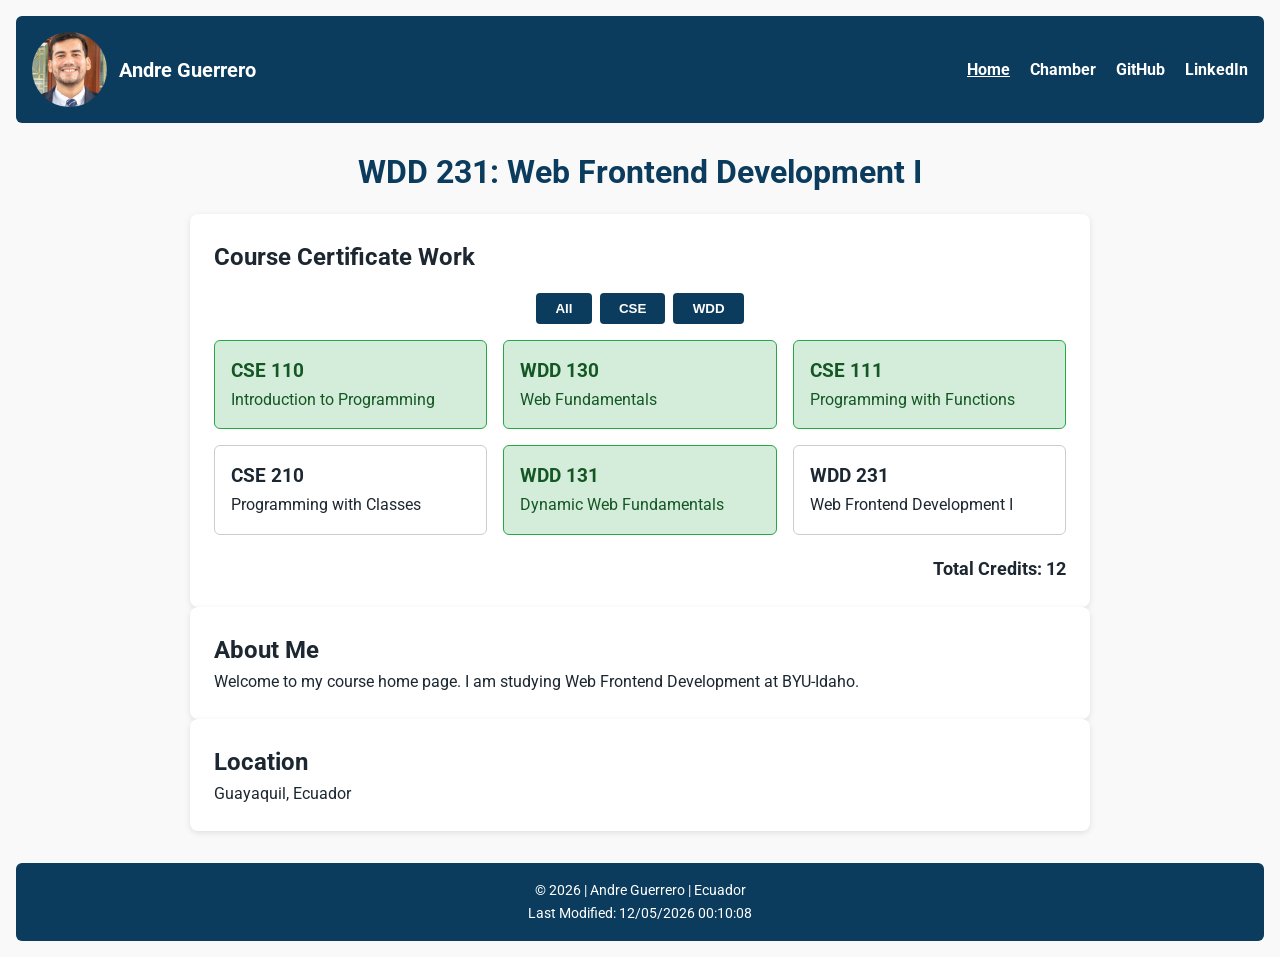
<file: index.html>
<!DOCTYPE html>
<html lang="en">
<head>
  <meta charset="UTF-8">
  <meta name="viewport" content="width=device-width, initial-scale=1.0">
  <title>WDD 231 - Course Home Page</title>
  <meta name="description" content="WDD 231 Course Home Page showcasing dynamic course filtering, responsive layout, and web performance standards.">
  <meta name="author" content="Andre Guerrero">
  
  <link rel="preconnect" href="https://fonts.googleapis.com">
  <link rel="preconnect" href="https://fonts.gstatic.com" crossorigin>
  <link href="https://fonts.googleapis.com/css2?family=Roboto:wght@400;700&display=swap" rel="stylesheet">
  
  <link rel="stylesheet" href="styles/style.css">
  <link rel="stylesheet" href="styles/larger.css">
  
  <script src="scripts/main.js" defer></script>
</head>
<body>

  <header>
    <div class="profile-container">
      <img src="images/profile.webp" alt="Andre Guerrero Profile Picture" width="75" height="75" loading="lazy">
      <span>Andre Guerrero</span>
    </div>
    <nav>
      <ul>
        <li><a href="#" class="active">Home</a></li>
        <li><a href="#">Chamber</a></li>
        <li><a href="https://github.com" target="_blank" rel="noopener">GitHub</a></li>
        <li><a href="https://linkedin.com" target="_blank" rel="noopener">LinkedIn</a></li>
      </ul>
    </nav>
  </header>

  <main>
    <h1>WDD 231: Web Frontend Development I</h1>

    <section class="card">
      <h2>Course Certificate Work</h2>
      <div class="filter-buttons">
        <button id="all-btn">All</button>
        <button id="cse-btn">CSE</button>
        <button id="wdd-btn">WDD</button>
      </div>
      <div id="course-container" class="courses-grid"></div>
      <p id="total-credits" class="credits-info"></p>
    </section>

    <section class="card">
      <h2>About Me</h2>
      <p>Welcome to my course home page. I am studying Web Frontend Development at BYU-Idaho.</p>
    </section>

    <section class="card">
      <h2>Location</h2>
      <p>Guayaquil, Ecuador</p>
    </section>
  </main>

  <footer>
    <p>&copy; <span id="currentyear"></span> | Andre Guerrero | Ecuador</p>
    <p id="lastModified"></p>
  </footer>

</body>
</html>
</file>
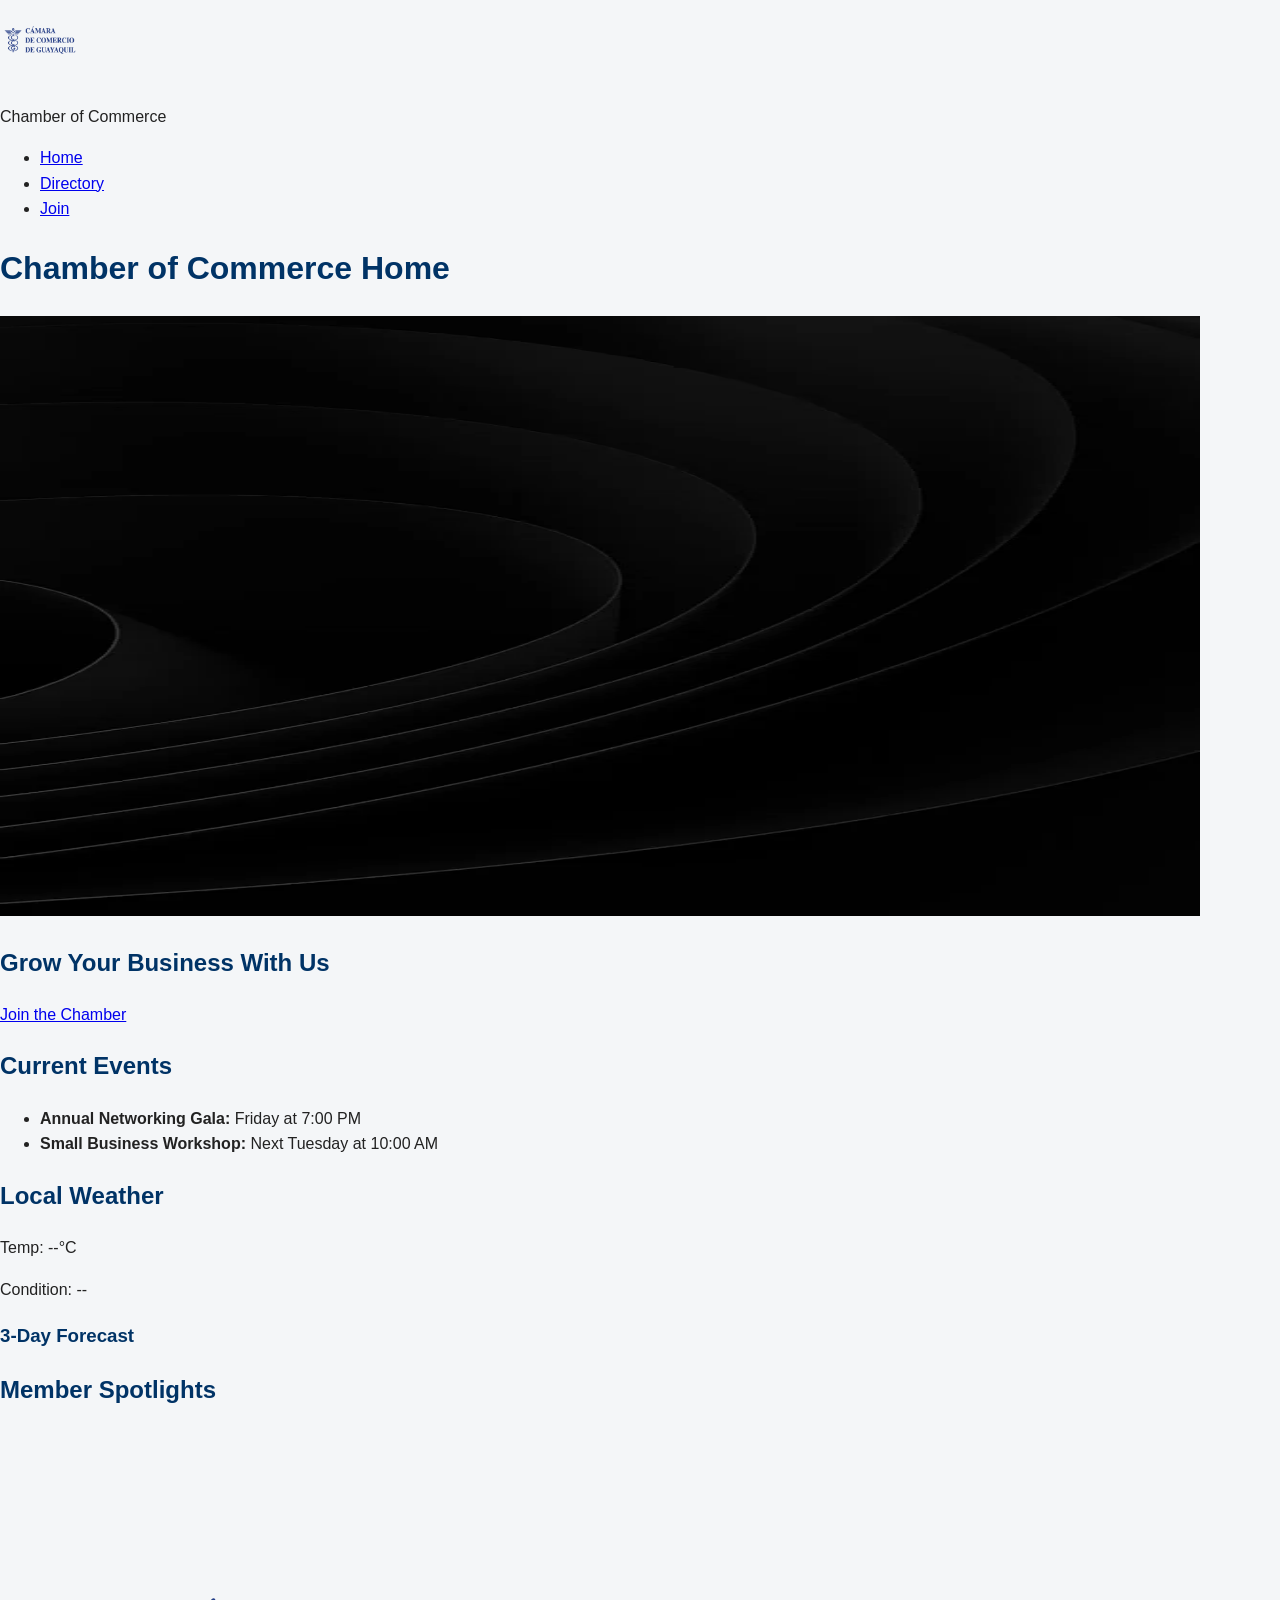
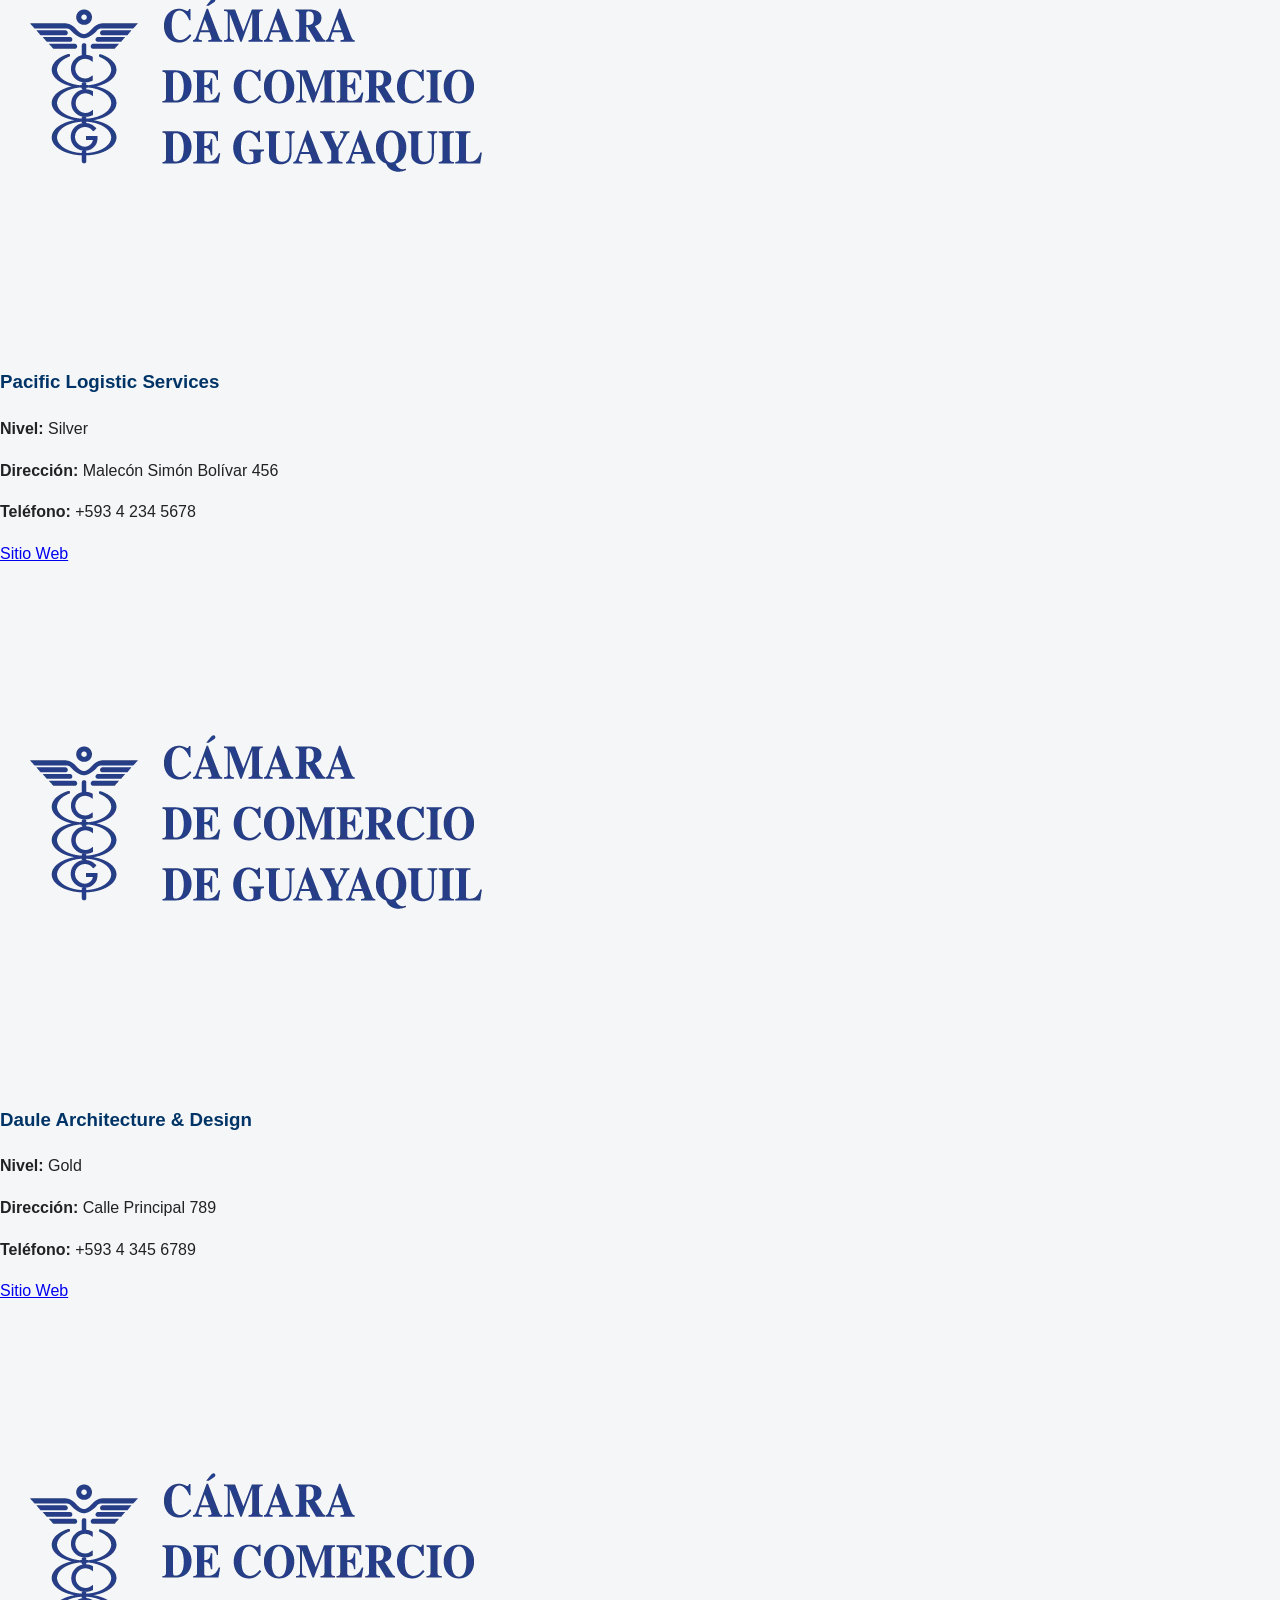
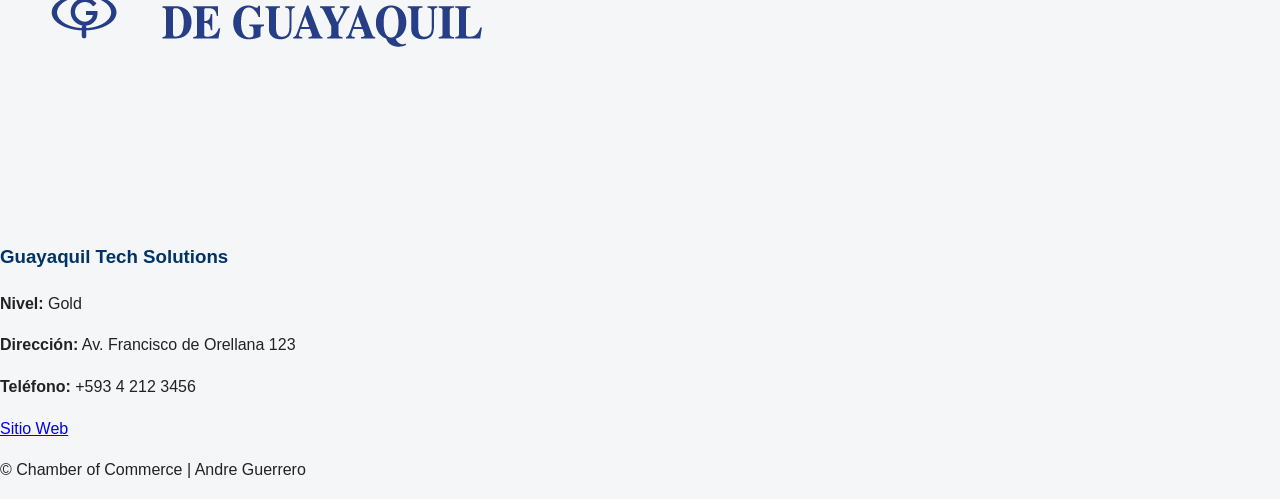
<file: chamber/index.html>
<!DOCTYPE html>
<html lang="en">
<head>
  <meta charset="UTF-8">
  <meta name="viewport" content="width=device-width, initial-scale=1.0">
  <title>Chamber of Commerce - Home | WDD 231</title>
  <meta name="description" content="Welcome to the Chamber of Commerce landing page featuring community events, local weather, and member spotlights.">
  <meta name="author" content="Andre Guerrero">

  <!-- Favicon -->
  <link rel="icon" href="images/favicon.ico" type="image/x-icon">

  <!-- Open Graph / Redes Sociales -->
  <meta property="og:title" content="Chamber of Commerce - Home">
  <meta property="og:description" content="Explore local business opportunities, community events, and weather forecasts with our Chamber of Commerce.">
  <meta property="og:image" content="https://andregj95.github.io/wdd231/chamber/images/og-image.jpg">
  <meta property="og:url" content="https://andregj95.github.io/wdd231/chamber/index.html">
  <meta property="og:type" content="website">

  <!-- Google Fonts (Requerido por el Audit) -->
  <link rel="preconnect" href="https://fonts.googleapis.com">
  <link rel="preconnect" href="https://fonts.gstatic.com" crossorigin>
  <link href="https://fonts.googleapis.com/css2?family=Roboto:wght@400;700&display=swap" rel="stylesheet">

  <!-- Hojas de estilo CSS -->
  <link rel="stylesheet" href="styles/normalize.css">
  <link rel="stylesheet" href="styles/small.css">
  <link rel="stylesheet" href="styles/larger.css">

  <!-- Scripts JavaScript -->
  <script src="scripts/weather.js" defer></script>
  <script src="scripts/spotlight.js" defer></script>
</head>
<body>
  <header>
    <img src="images/logo.webp" alt="Chamber Logo" width="80" height="80">
    <p class="site-title">Chamber of Commerce</p>
  </header>

  <nav>
    <ul>
      <li><a href="index.html" class="active">Home</a></li>
      <li><a href="directory.html">Directory</a></li>
      <li><a href="join.html">Join</a></li>
    </ul>
  </nav>

  <main class="home-grid">
    <!-- El h1 dentro de main para cumplir el requerimiento de la auditoría -->
    <h1>Chamber of Commerce Home</h1>

    <!-- Hero Section -->
    <section class="hero">
      <picture>
        <img src="images/hero.webp" alt="Chamber Hero Banner" width="1200" height="600" loading="eager">
      </picture>
      <div class="cta-overlay">
        <h2>Grow Your Business With Us</h2>
        <a href="join.html" class="cta-btn">Join the Chamber</a>
      </div>
    </section>

    <!-- Current Events Section -->
    <section class="events-card">
      <h2>Current Events</h2>
      <ul>
        <li><strong>Annual Networking Gala:</strong> Friday at 7:00 PM</li>
        <li><strong>Small Business Workshop:</strong> Next Tuesday at 10:00 AM</li>
      </ul>
    </section>

    <!-- Weather Section -->
    <section class="weather-card">
      <h2>Local Weather</h2>
      <div id="current-weather">
        <p>Temp: <span id="current-temp">--</span>°C</p>
        <p>Condition: <span id="weather-desc">--</span></p>
      </div>
      <h3>3-Day Forecast</h3>
      <div id="forecast" class="forecast-grid"></div>
    </section>

    <!-- Spotlights Section -->
    <section class="spotlights">
      <h2>Member Spotlights</h2>
      <div id="spotlight-container" class="spotlight-grid"></div>
    </section>
  </main>

  <footer>
    <p>&copy; <span id="year"></span> Chamber of Commerce | Andre Guerrero</p>
  </footer>
</body>
</html>
</file>
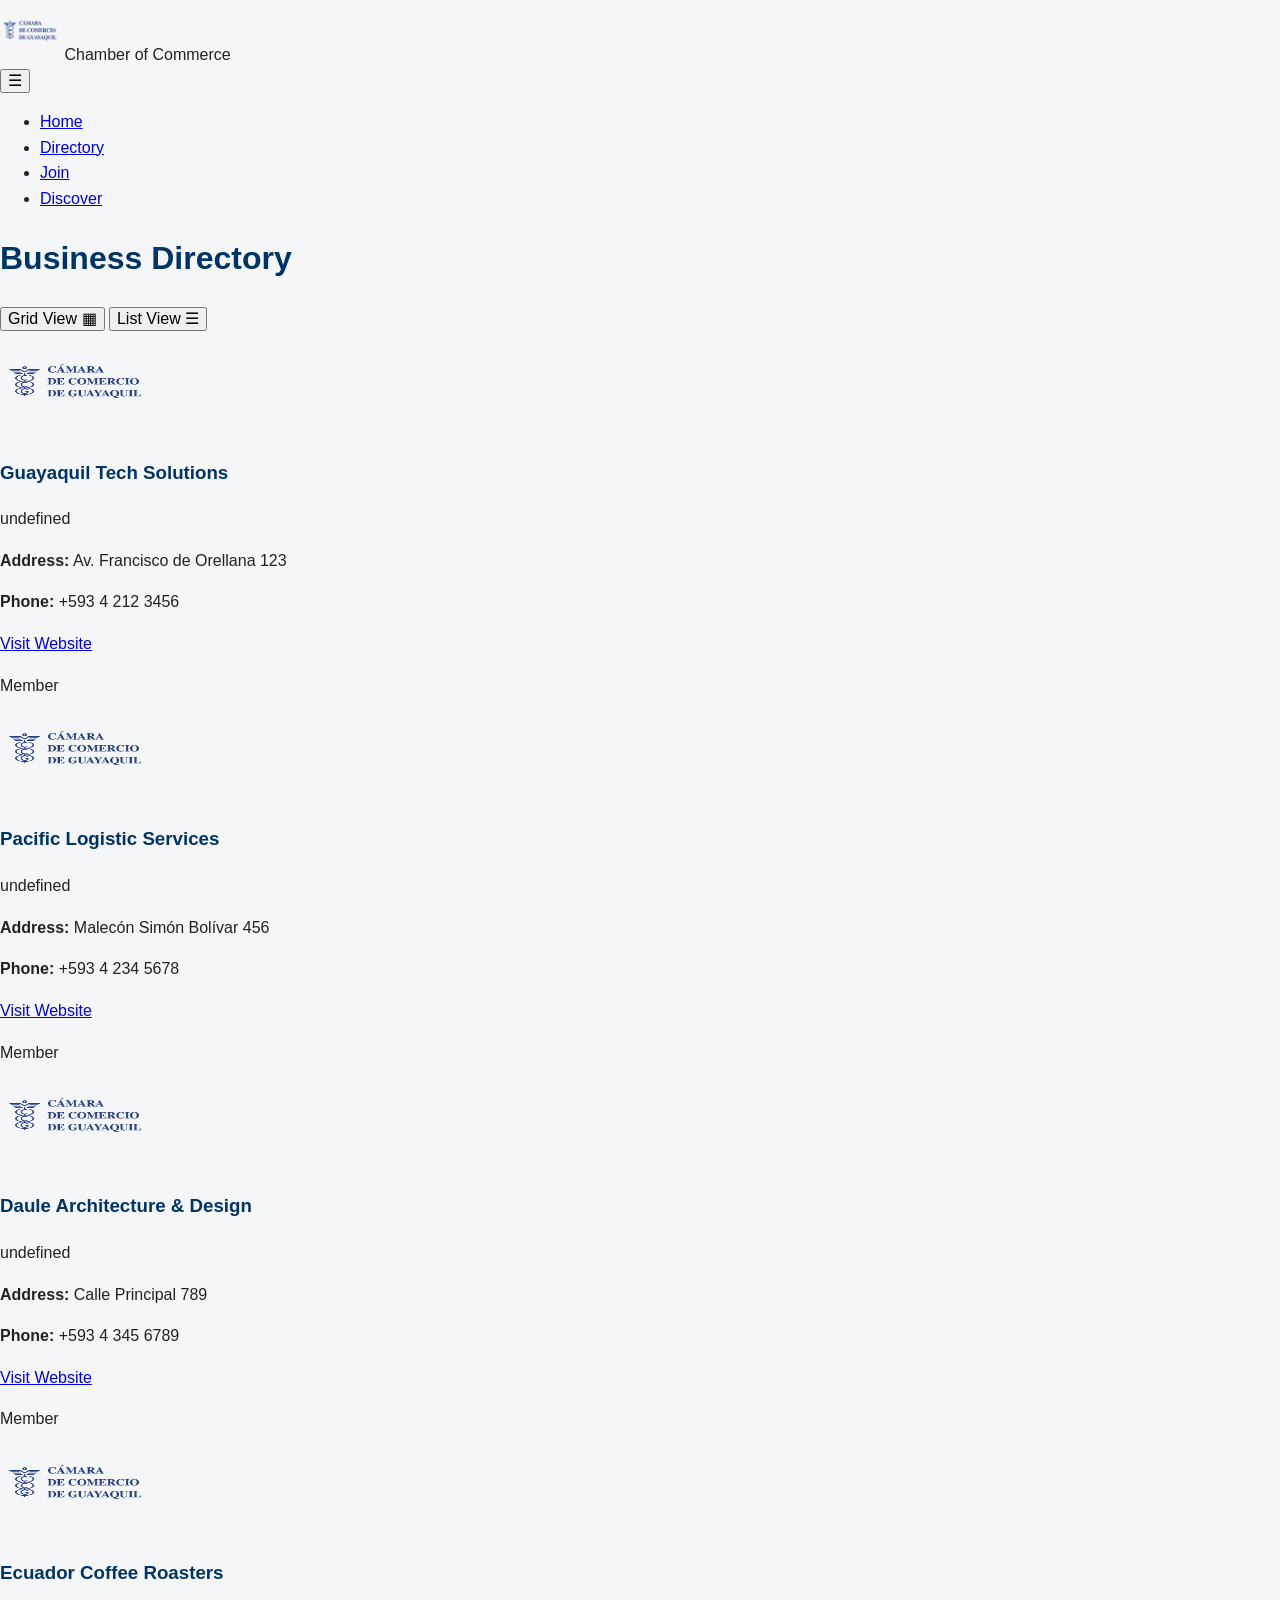
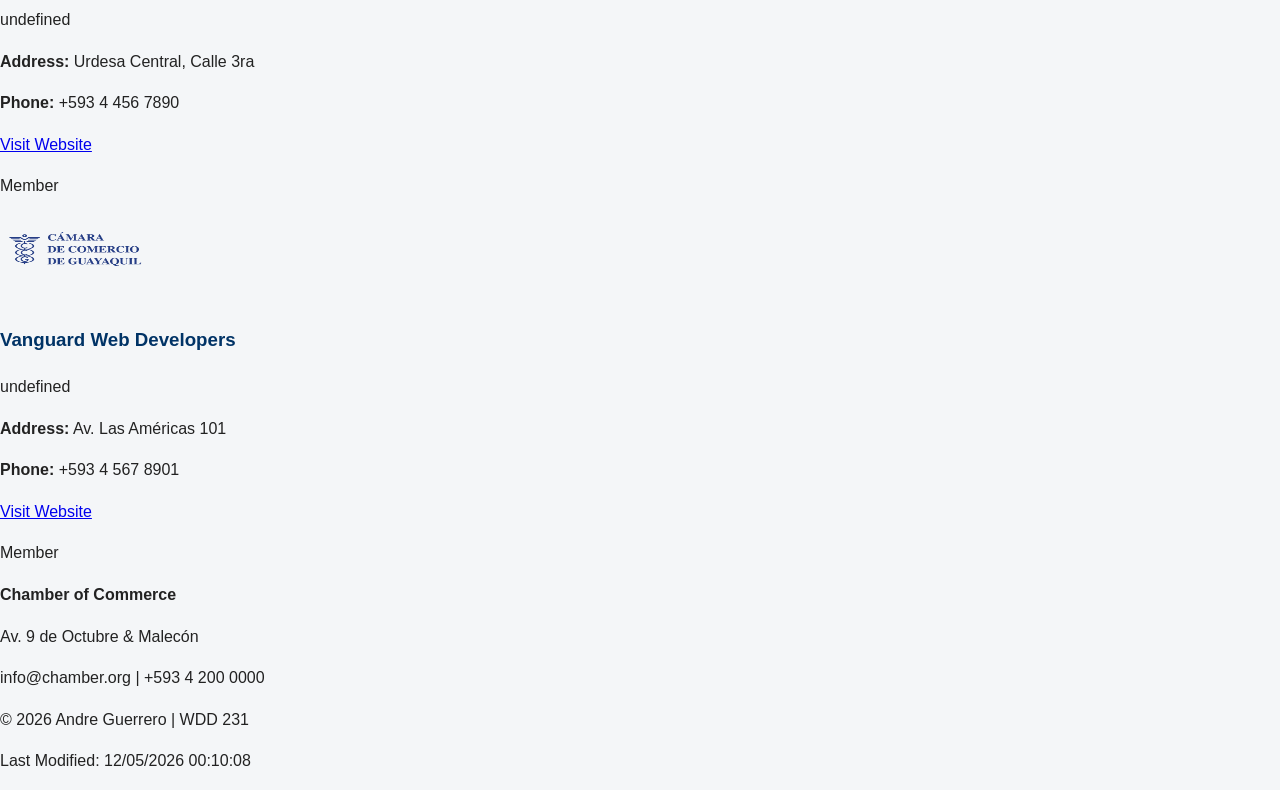
<file: chamber/directory.html>
<!DOCTYPE html>
<html lang="es">
<head>
  <meta charset="UTF-8">
  <meta name="viewport" content="width=device-width, initial-scale=1.0">
  <title>Chamber Directory | Business Network Page</title>
  <meta name="description" content="Explore local business members in our Chamber of Commerce directory page.">
  <meta name="author" content="Andre Guerrero">
  
  <!-- Favicon -->
  <link rel="icon" href="images/favicon.ico" type="image/x-icon">

  <!-- Google Fonts API -->
  <link rel="preconnect" href="https://fonts.googleapis.com">
  <link rel="preconnect" href="https://fonts.gstatic.com" crossorigin>
  <link href="https://fonts.googleapis.com/css2?family=Roboto:wght@400;700&display=swap" rel="stylesheet">

  <!-- Open Graph Meta Tags -->
  <meta property="og:title" content="Chamber of Commerce - Member Directory Page">
  <meta property="og:type" content="website">
  <meta property="og:image" content="https://andregj95.github.io/wdd231/chamber/images/og-image.jpg">
  <meta property="og:url" content="https://andregj95.github.io/wdd231/chamber/directory.html">
  <meta property="og:description" content="Discover active business members and services in the regional Chamber of Commerce directory.">

  <!-- Stylesheets -->
  <link rel="stylesheet" href="styles/normalize.css">
  <link rel="stylesheet" href="styles/small.css">
  <link rel="stylesheet" href="styles/larger.css">

  <!-- Scripts -->
  <script src="scripts/directory.js" defer></script>
</head>
<body>
  <header>
    <div class="logo-container">
      <img src="images/logo.webp" alt="Chamber Logo" width="60" height="60">
      <span>Chamber of Commerce</span>
    </div>
    <button id="menu-toggle" aria-label="Toggle navigation menu">☰</button>
    <nav id="primary-nav">
      <ul>
        <li><a href="index.html">Home</a></li>
        <li><a href="directory.html" class="active">Directory</a></li>
        <li><a href="join.html">Join</a></li>
        <li><a href="discover.html">Discover</a></li>
      </ul>
    </nav>
  </header>

  <main>
    <h1>Business Directory</h1>
    
    <div class="view-controls">
      <button id="grid-btn" class="active-view" aria-label="Grid View">Grid View ▦</button>
      <button id="list-btn" aria-label="List View">List View ☰</button>
    </div>

    <article id="members-container" class="grid-view">
      <!-- Dynamic JSON business cards populate here -->
    </article>
  </main>

  <footer>
    <div class="footer-contact">
      <p><strong>Chamber of Commerce</strong></p>
      <p>Av. 9 de Octubre &amp; Malecón</p>
      <p>info@chamber.org | +593 4 200 0000</p>
    </div>
    <div class="footer-dev">
      <p>&copy; <span id="current-year"></span> Andre Guerrero | WDD 231</p>
      <p>Last Modified: <span id="lastModified"></span></p>
    </div>
  </footer>
</body>
</html>
</file>
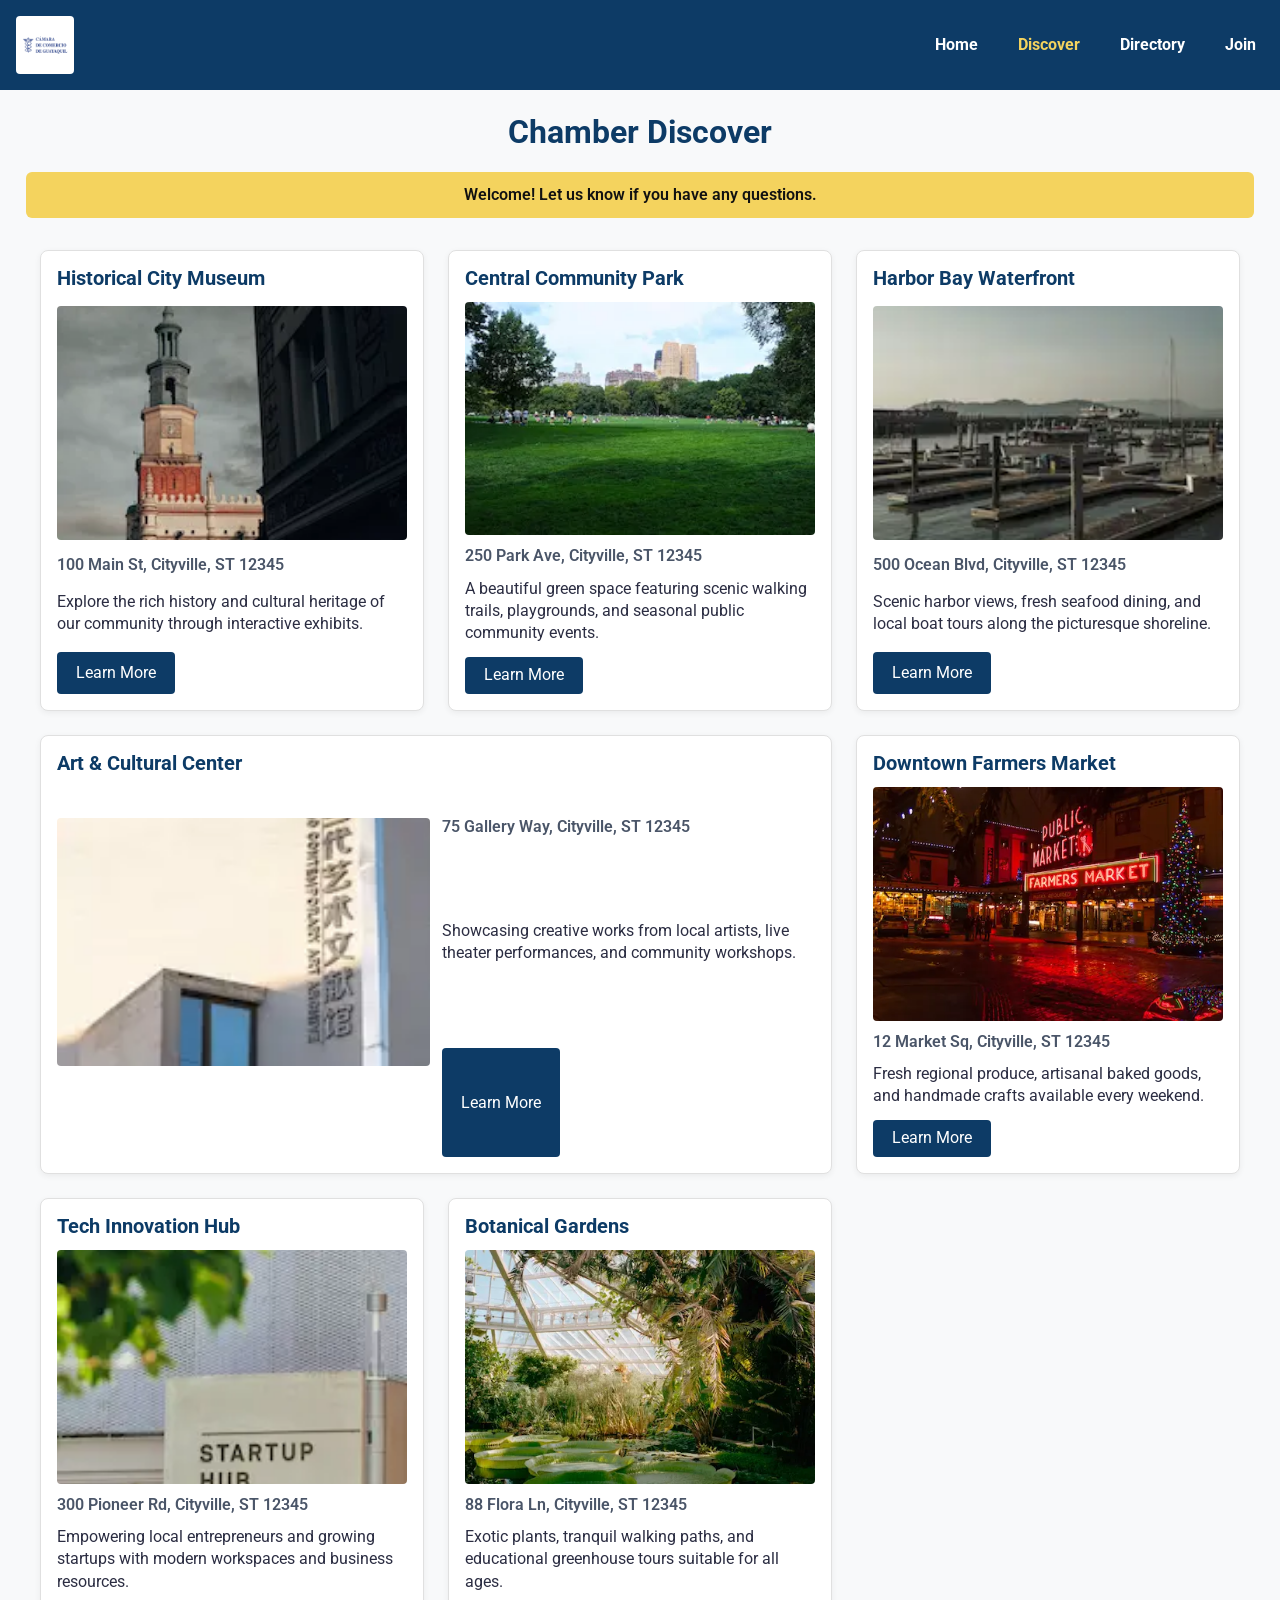
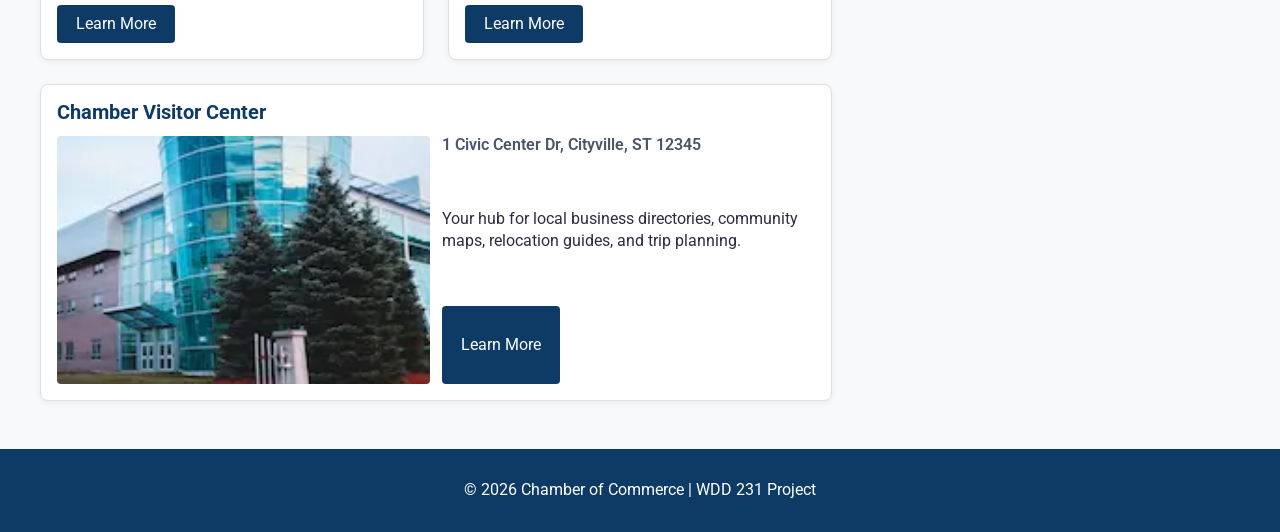
<file: chamber/discover.html>
<!DOCTYPE html>
<html lang="en">
<head>
  <meta charset="UTF-8">
  <meta name="viewport" content="width=device-width, initial-scale=1.0">
  <meta name="description" content="Chamber of Commerce Discover Page showcasing local attractions, community features, and regional history.">
  <meta name="author" content="Andre Guerrero">
  
  <title>Discover - Chamber of Commerce</title>
  
  <link rel="icon" href="images/favicon.ico">

  
  <meta property="og:title" content="Discover - Chamber of Commerce Community Highlights">
  <meta property="og:description" content="Explore local attractions, historical landmarks, parks, and culture with our Chamber of Commerce.">
  <meta property="og:image" content="https://andregj95.github.io/wdd231/chamber/images/logo.webp">
  <meta property="og:url" content="https://andregj95.github.io/wdd231/chamber/discover.html">

  
  <link rel="preconnect" href="https://fonts.googleapis.com">
  <link rel="preconnect" href="https://fonts.gstatic.com" crossorigin>
  <link href="https://fonts.googleapis.com/css2?family=Roboto:wght@400;700&display=swap" rel="stylesheet">

 
  <link rel="stylesheet" href="styles/normalize.css">
  <link rel="stylesheet" href="styles/base.css">
  <link rel="stylesheet" href="styles/discover.css">

  
  <script type="module" src="scripts/discover.js"></script>
</head>
<body>

  <header>
    <img src="images/logo.webp" alt="Chamber Logo" class="logo">
    <button id="menu-toggle" aria-label="Toggle Navigation">☰</button>
    <nav id="primary-nav">
      <ul>
        <li><a href="index.html">Home</a></li>
        <li><a href="discover.html" class="active">Discover</a></li>
        <li><a href="directory.html">Directory</a></li>
        <li><a href="join.html">Join</a></li>
      </ul>
    </nav>
  </header>

  <main>
    <h1>Chamber Discover</h1>

    
    <div id="visit-message" class="message-banner"></div>

    
    <section id="cards-container" class="discover-grid">
      
    </section>
  </main>

  <footer>
    <p>&copy; <span id="year"></span> Chamber of Commerce | WDD 231 Project</p>
  </footer>

</body>
</html>
</file>
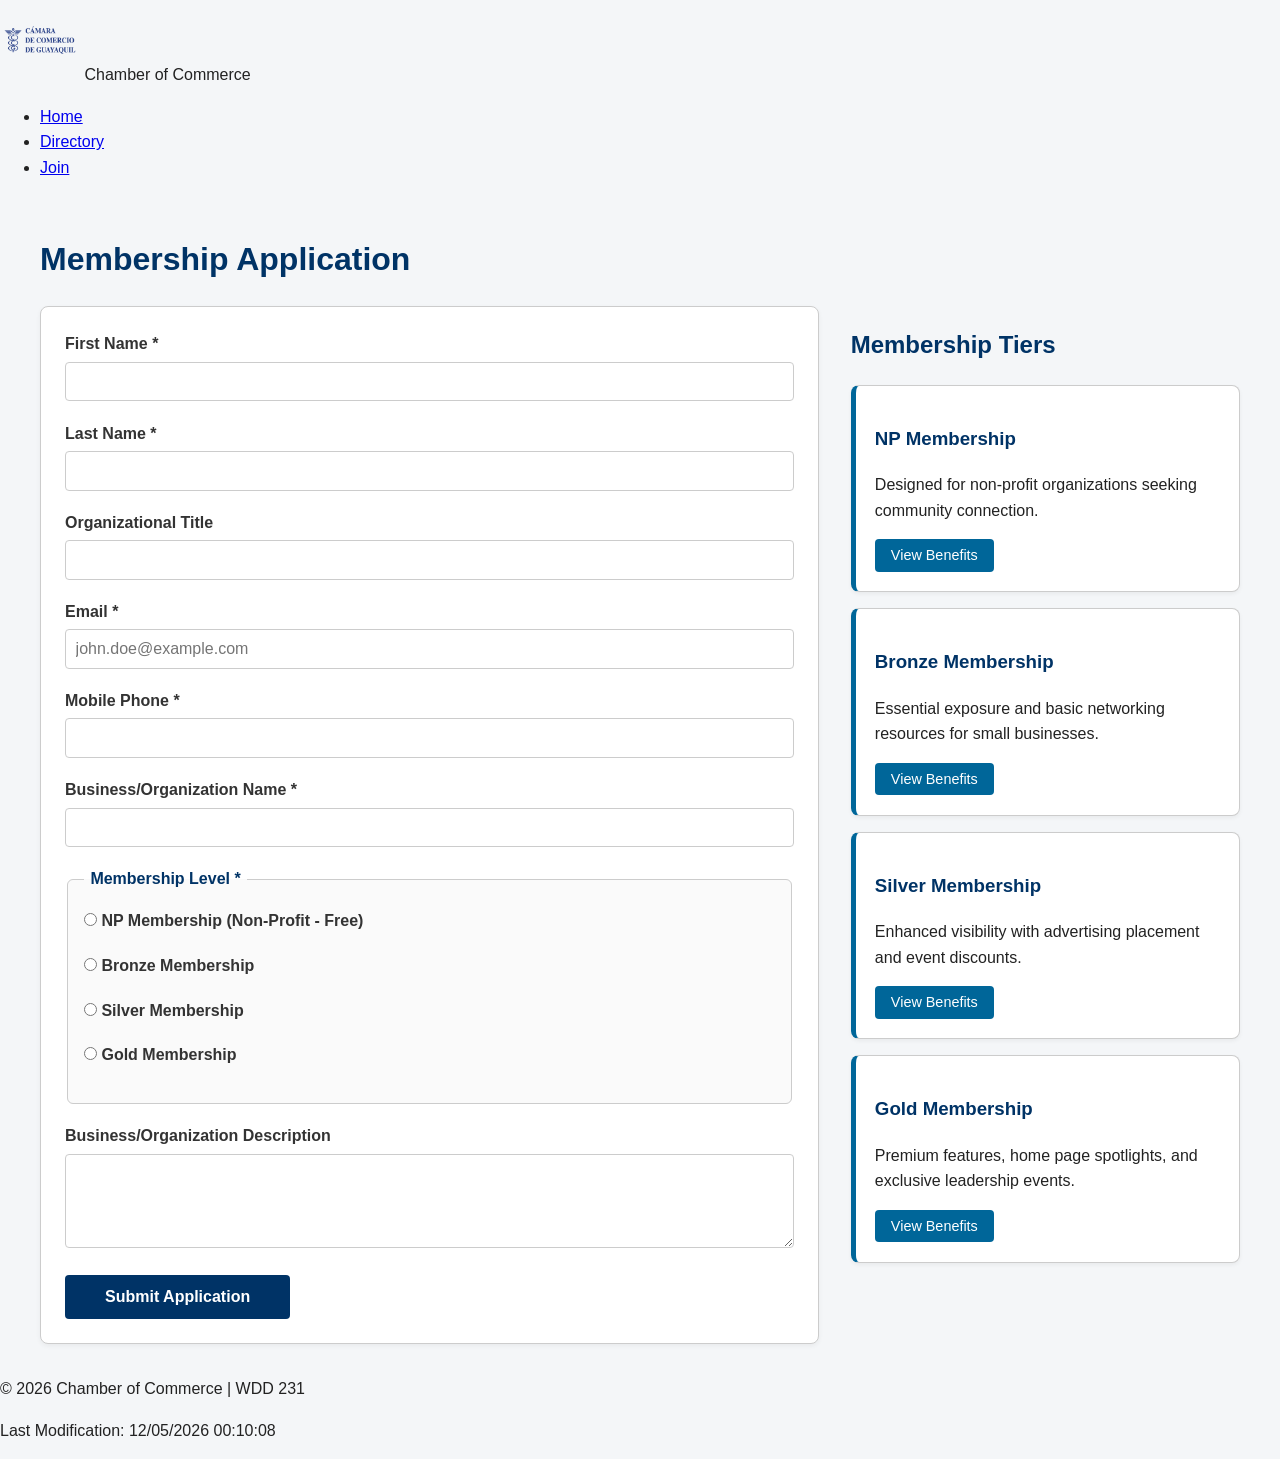
<file: chamber/join.html>
<!DOCTYPE html>
<html lang="en">
<head>
    <meta charset="UTF-8">
    <meta name="viewport" content="width=device-width, initial-scale=1.0">
    <title>Join - Chamber of Commerce Membership</title>
    
    <!-- Meta Description (Ajustado entre 50 y 160 caracteres) -->
    <meta name="description" content="Apply for a Chamber of Commerce membership today to grow your business, access exclusive networking events, and gain community visibility.">
    
    <!-- Meta Author -->
    <meta name="author" content="Andre Guerrero Jacome">
    
    <!-- Favicon -->
    <link rel="icon" href="images/favicon.ico">
    
    <!-- Open Graph Meta Tags -->
    <meta property="og:title" content="Join the Chamber of Commerce - Apply Today">
    <meta property="og:description" content="Apply for a Chamber of Commerce membership to access networking events, training workshops, and prominent business exposure.">
    <meta property="og:image" content="https://AndreGJ95.github.io/wdd231/chamber/images/logo.webp">
    <meta property="og:url" content="https://AndreGJ95.github.io/wdd231/chamber/join.html">

    <!-- Google Fonts & Preconnect -->
    <link rel="preconnect" href="https://fonts.googleapis.com">
    <link rel="preconnect" href="https://fonts.gstatic.com" crossorigin>
    <link href="https://fonts.googleapis.com/css2?family=Roboto:wght@400;700&display=swap" rel="stylesheet">

    <!-- Stylesheets -->
    <link rel="stylesheet" href="styles/normalize.css">
    <link rel="stylesheet" href="styles/small.css">
    <link rel="stylesheet" href="styles/base.css">
    <link rel="stylesheet" href="styles/larger.css">
    
    <!-- Scripts -->
    <script src="scripts/join.js" defer></script>
</head>
<body>
    <header>
        <div class="logo-container">
            <img src="images/logo.webp" alt="Chamber Logo" width="80" height="80">
            <span>Chamber of Commerce</span>
        </div>
        <nav>
            <ul>
                <li><a href="index.html">Home</a></li>
                <li><a href="directory.html">Directory</a></li>
                <li><a href="join.html" class="active">Join</a></li>
            </ul>
        </nav>
    </header>

    <main class="join-container">
        <h1>Membership Application</h1>
        
        <div class="join-grid">
            <!-- Formulario con atributos title directamente en las etiquetas input/textarea -->
            <form method="get" action="thankyou.html" class="membership-form">
                
                <label>
                    First Name *
                    <input type="text" name="fname" required autocomplete="given-name" title="Please enter your first name.">
                </label>

                <label>
                    Last Name *
                    <input type="text" name="lname" required autocomplete="family-name" title="Please enter your last name.">
                </label>

                <label>
                    Organizational Title
                    <input type="text" name="orgtitle" autocomplete="organization-title" pattern="[A-Za-z\s\-]{7,}" title="Minimum 7 characters. Alpha characters, hyphens, and spaces only.">
                </label>

                <label>
                    Email *
                    <input type="email" name="email" required autocomplete="email" placeholder="john.doe@example.com" title="Please enter a valid email address.">
                </label>

                <label>
                    Mobile Phone *
                    <input type="tel" name="phone" required autocomplete="tel" title="Please enter your mobile phone number.">
                </label>

                <label>
                    Business/Organization Name *
                    <input type="text" name="organization" required autocomplete="organization" title="Please enter your business or organization name.">
                </label>

                <fieldset>
                    <legend>Membership Level *</legend>
                    <label class="radio-label">
                        <input type="radio" name="membership" value="np" required title="Select Non-Profit Membership"> NP Membership (Non-Profit - Free)
                    </label>
                    <label class="radio-label">
                        <input type="radio" name="membership" value="bronze" title="Select Bronze Membership"> Bronze Membership
                    </label>
                    <label class="radio-label">
                        <input type="radio" name="membership" value="silver" title="Select Silver Membership"> Silver Membership
                    </label>
                    <label class="radio-label">
                        <input type="radio" name="membership" value="gold" title="Select Gold Membership"> Gold Membership
                    </label>
                </fieldset>

                <label>
                    Business/Organization Description
                    <textarea name="description" rows="4" title="Please enter a brief description of your business or organization."></textarea>
                </label>

                <!-- Campo oculto para Timestamp -->
                <input type="hidden" name="timestamp" id="timestamp">

                <button type="submit" class="submit-btn" title="Submit your membership application">Submit Application</button>
            </form>

            <!-- Tarjetas de Membresía -->
            <section class="cards-container">
                <h2>Membership Tiers</h2>
                
                <div class="card card-anim">
                    <h3>NP Membership</h3>
                    <p>Designed for non-profit organizations seeking community connection.</p>
                    <button type="button" class="open-modal" data-modal="modal-np">View Benefits</button>
                </div>

                <div class="card card-anim">
                    <h3>Bronze Membership</h3>
                    <p>Essential exposure and basic networking resources for small businesses.</p>
                    <button type="button" class="open-modal" data-modal="modal-bronze">View Benefits</button>
                </div>

                <div class="card card-anim">
                    <h3>Silver Membership</h3>
                    <p>Enhanced visibility with advertising placement and event discounts.</p>
                    <button type="button" class="open-modal" data-modal="modal-silver">View Benefits</button>
                </div>

                <div class="card card-anim">
                    <h3>Gold Membership</h3>
                    <p>Premium features, home page spotlights, and exclusive leadership events.</p>
                    <button type="button" class="open-modal" data-modal="modal-gold">View Benefits</button>
                </div>
            </section>
        </div>

        <!-- Modales <dialog> -->
        <dialog id="modal-np">
            <div class="modal-content">
                <button type="button" class="close-modal" aria-label="Close modal">&times;</button>
                <h3>NP Membership Benefits</h3>
                <ul>
                    <li>Cost: Free</li>
                    <li>Access to general networking meetings</li>
                    <li>Inclusion in public web directory</li>
                    <li>Community event participation</li>
                </ul>
            </div>
        </dialog>

        <dialog id="modal-bronze">
            <div class="modal-content">
                <button type="button" class="close-modal" aria-label="Close modal">&times;</button>
                <h3>Bronze Membership Benefits</h3>
                <ul>
                    <li>Cost: $150 / year</li>
                    <li>All NP benefits included</li>
                    <li>10% discount on chamber events</li>
                    <li>Quarterly training workshop access</li>
                </ul>
            </div>
        </dialog>

        <dialog id="modal-silver">
            <div class="modal-content">
                <button type="button" class="close-modal" aria-label="Close modal">&times;</button>
                <h3>Silver Membership Benefits</h3>
                <ul>
                    <li>Cost: $300 / year</li>
                    <li>All Silver benefits included</li>
                    <li>Sidebar advertising spotlight</li>
                    <li>20% discount on event tickets</li>
                </ul>
            </div>
        </dialog>

        <dialog id="modal-gold">
            <div class="modal-content">
                <button type="button" class="close-modal" aria-label="Close modal">&times;</button>
                <h3>Gold Membership Benefits</h3>
                <ul>
                    <li>Cost: $500 / year</li>
                    <li>All Silver benefits included</li>
                    <li>Featured Homepage Spotlight Banner</li>
                    <li>VIP Access to Annual Leadership Gala</li>
                </ul>
            </div>
        </dialog>
    </main>

    <footer>
        <p>&copy; <span id="currentyear"></span> Chamber of Commerce | WDD 231</p>
        <p id="lastModified"></p>
    </footer>
</body>
</html>
</file>
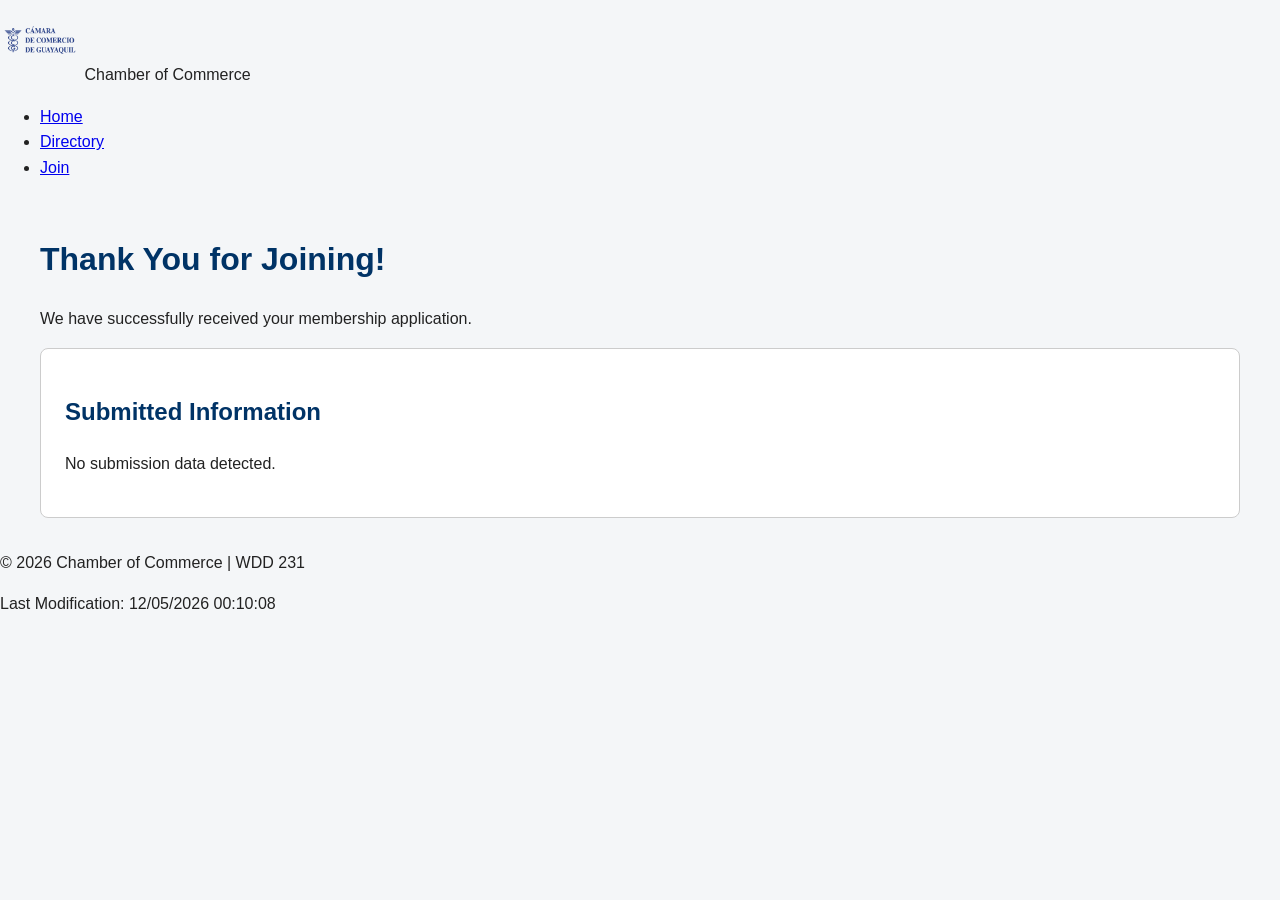
<file: chamber/thankyou.html>
<!DOCTYPE html>
<html lang="en">
<head>
    <meta charset="UTF-8">
    <meta name="viewport" content="width=device-width, initial-scale=1.0">
    <title>Thank You - Application Received</title>
    <meta name="description" content="Thank you for submitting your chamber membership application.">
    <link rel="stylesheet" href="styles/normalize.css">
    <link rel="stylesheet" href="styles/small.css">
    <link rel="stylesheet" href="styles/base.css">
    <link rel="stylesheet" href="styles/larger.css">
    <script src="scripts/thankyou.js" defer></script>
</head>
<body>
    <header>
        <div class="logo-container">
            <img src="images/logo.webp" alt="Chamber Logo" width="80" height="80">
            <span>Chamber of Commerce</span>
        </div>
        <nav>
            <ul>
                <li><a href="index.html">Home</a></li>
                <li><a href="directory.html">Directory</a></li>
                <li><a href="join.html">Join</a></li>
            </ul>
        </nav>
    </header>

    <main class="thankyou-container">
        <h1>Thank You for Joining!</h1>
        <p>We have successfully received your membership application.</p>

        <section class="summary-card">
            <h2>Submitted Information</h2>
            <div id="results"></div>
        </section>
    </main>

    <footer>
        <p>&copy; <span id="currentyear"></span> Chamber of Commerce | WDD 231</p>
        <p id="lastModified"></p>
    </footer>
</body>
</html>
</file>
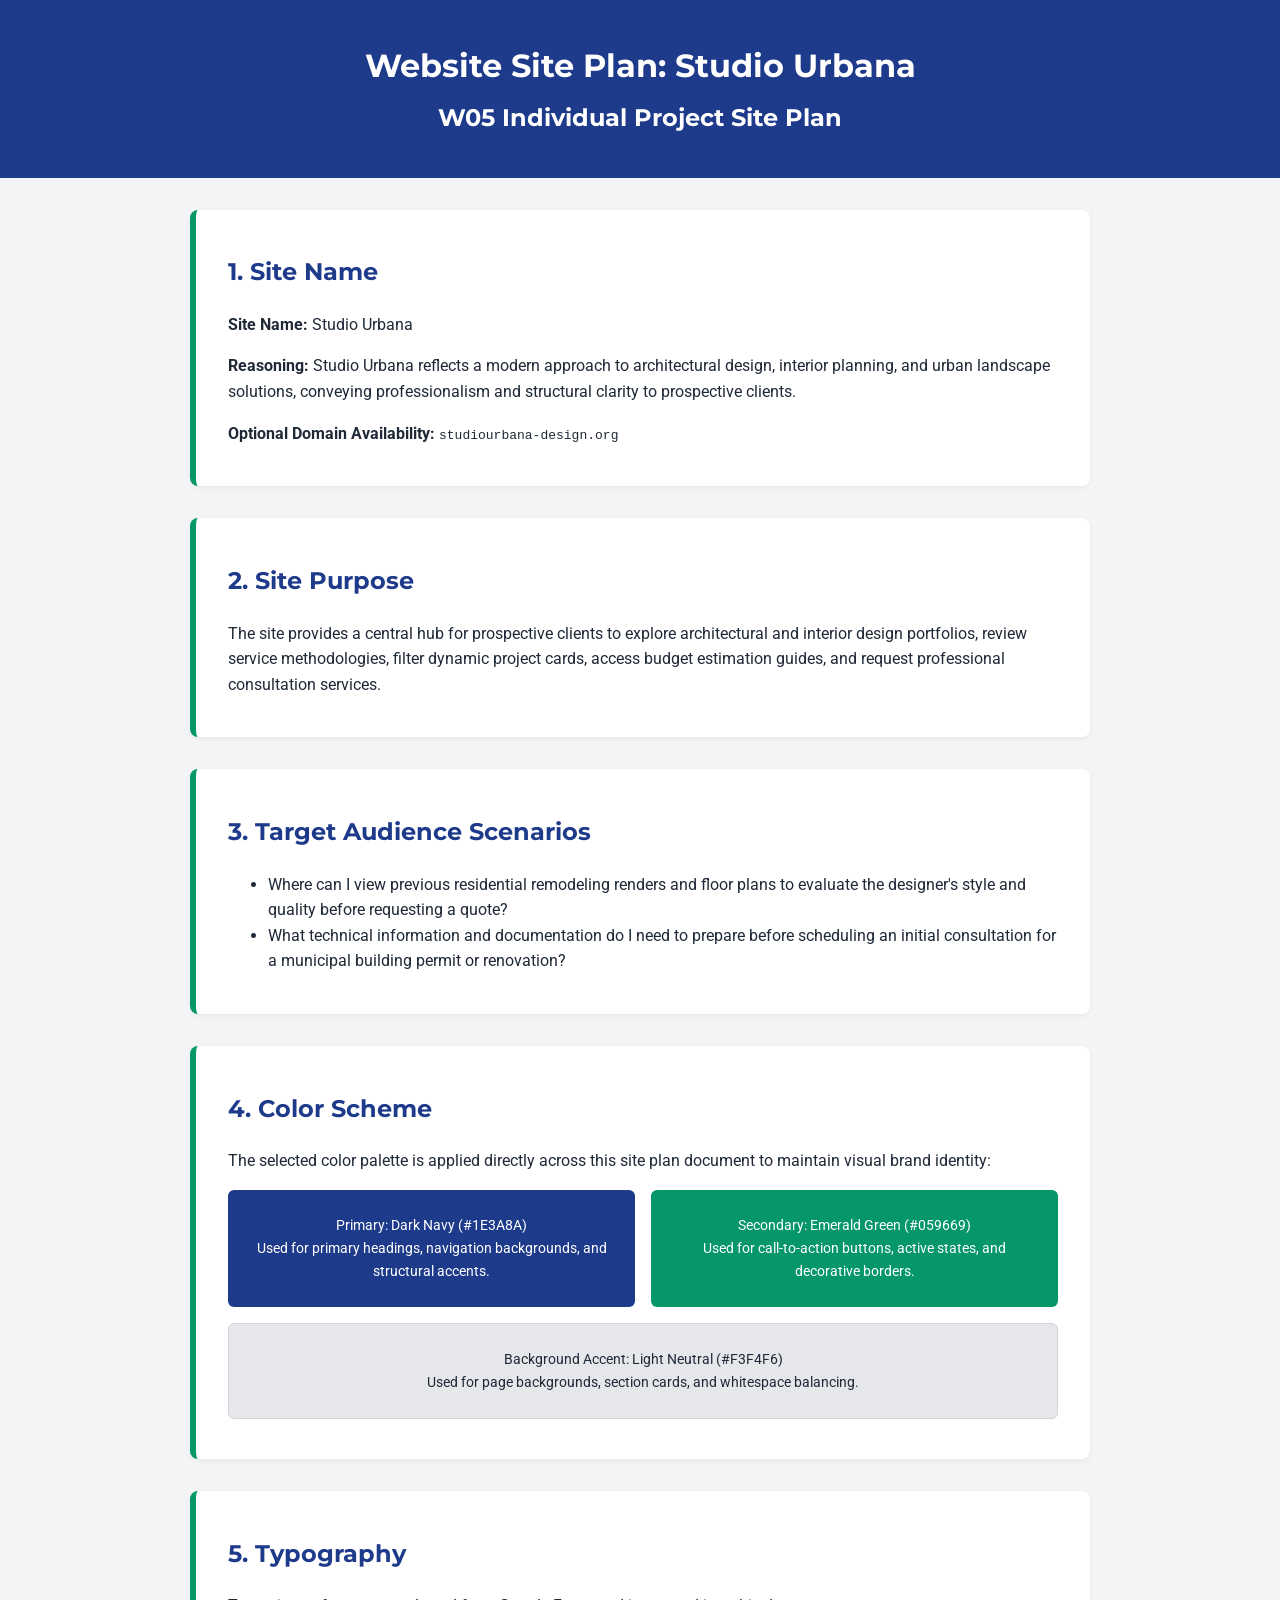
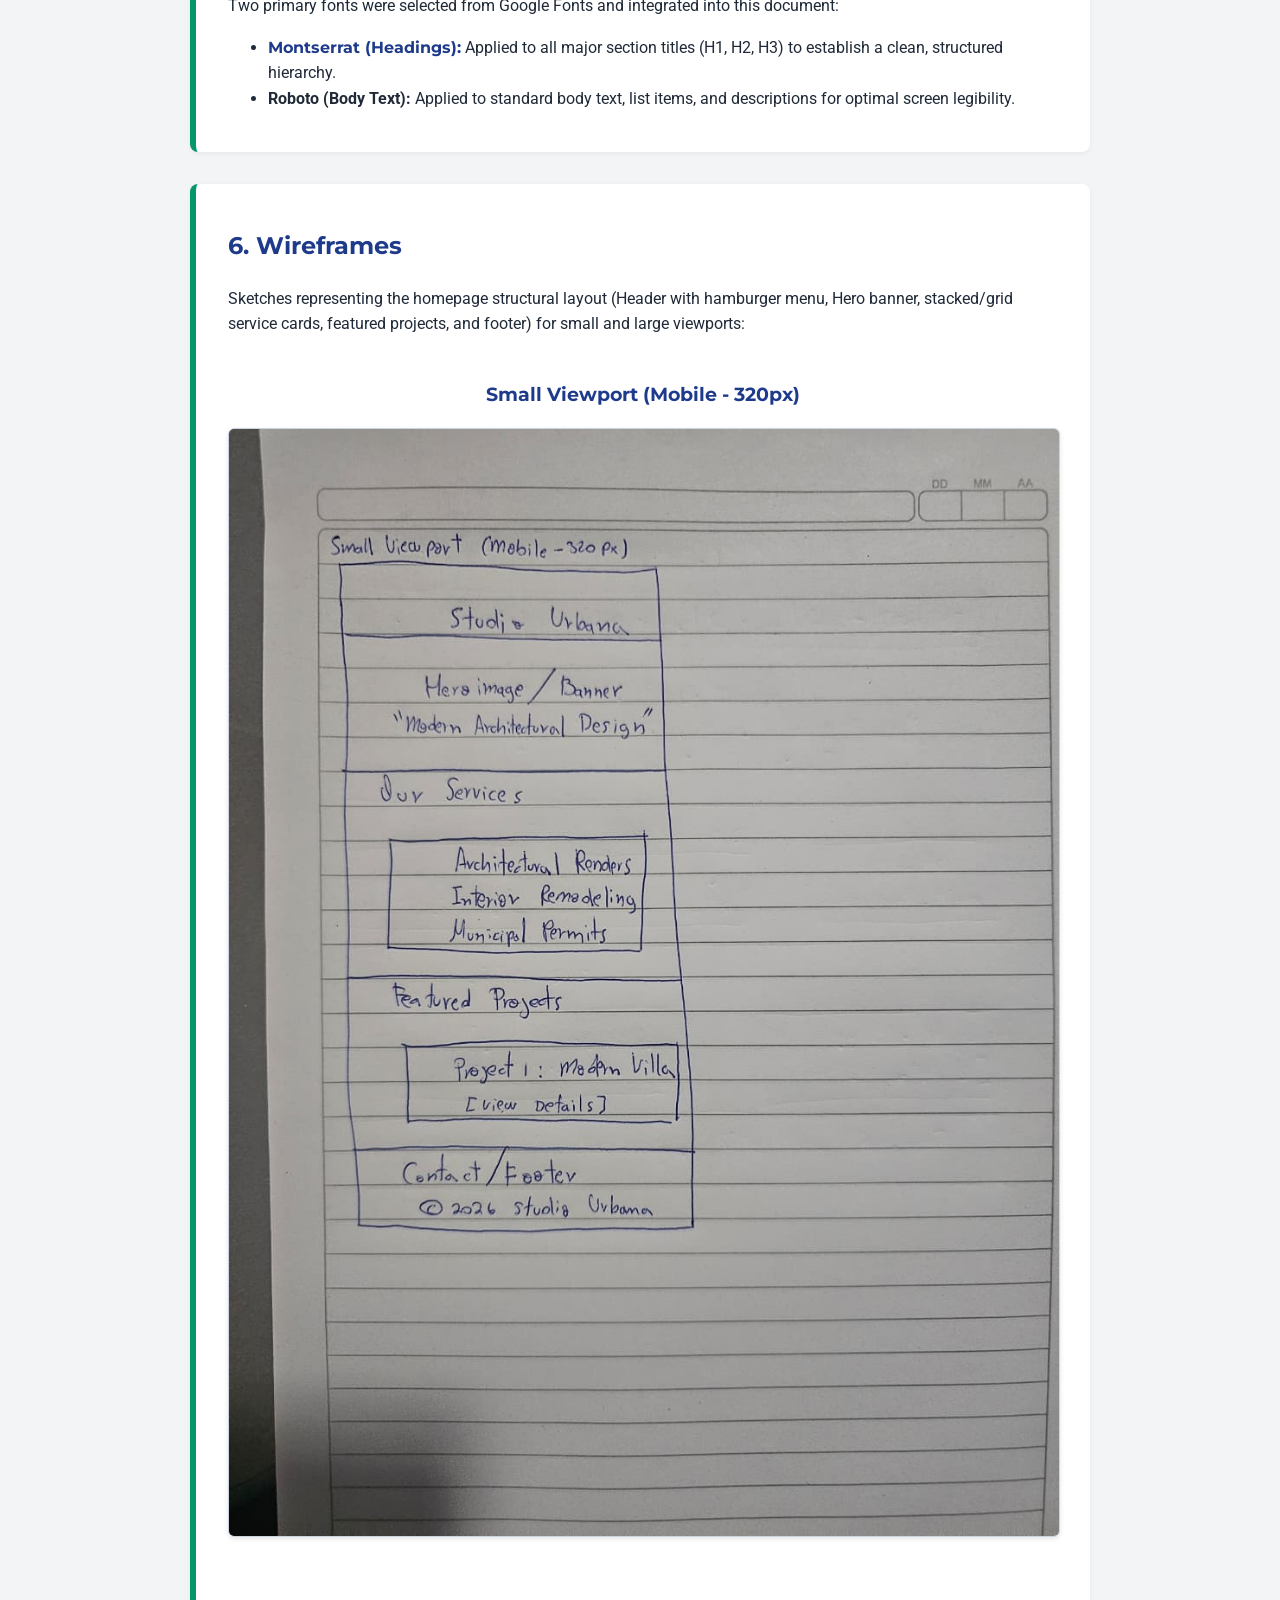
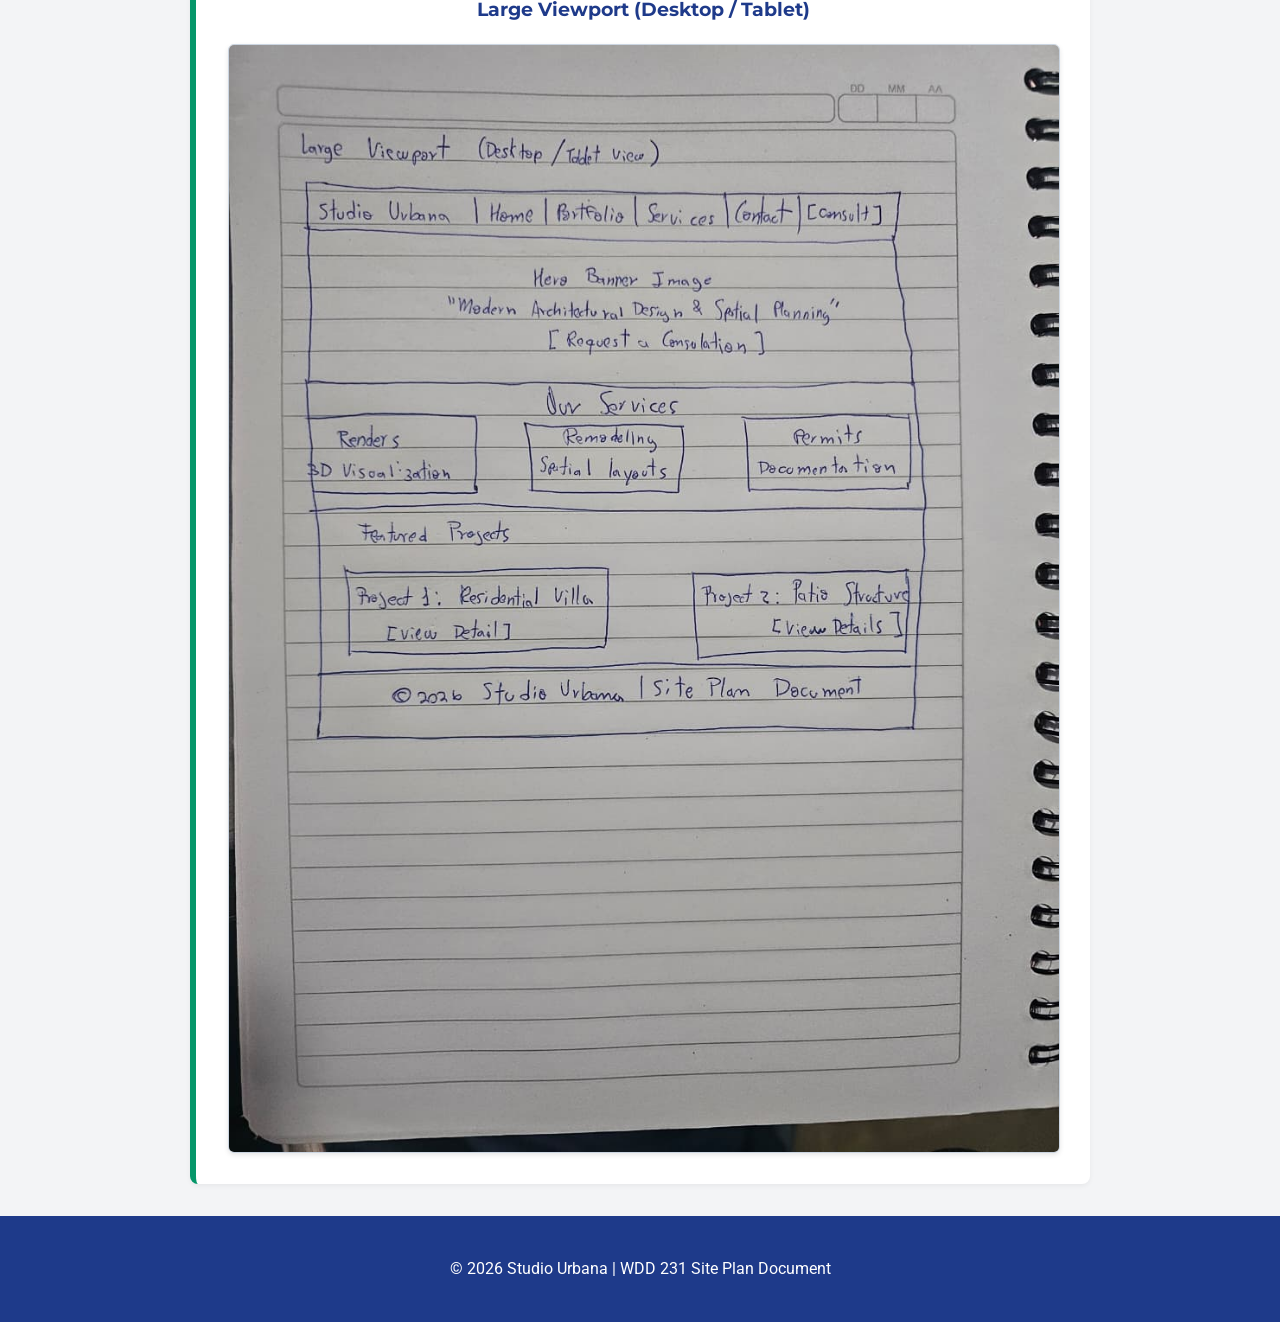
<file: site-plan/site-plan.html>
<!DOCTYPE html>
<html lang="en">
<head>
    <meta charset="UTF-8">
    <meta name="viewport" content="width=device-width, initial-scale=1.0">
    <title>Site Plan | Studio Urbana</title>
    <link rel="stylesheet" href="styles/site-plan.css">
    <link rel="preconnect" href="https://fonts.googleapis.com">
    <link rel="preconnect" href="https://fonts.gstatic.com" crossorigin>
    <link href="https://fonts.googleapis.com/css2?family=Montserrat:wght@400;600;700&family=Roboto:wght@400;700&display=swap" rel="stylesheet">
</head>
<body>
    <header>
        <h1>Website Site Plan: Studio Urbana</h1>
        <h2>W05 Individual Project Site Plan</h2>
    </header>

    <main>
        
        <section class="plan-section">
            <h2>1. Site Name</h2>
            <p><strong>Site Name:</strong> Studio Urbana</p>
            <p><strong>Reasoning:</strong> Studio Urbana reflects a modern approach to architectural design, interior planning, and urban landscape solutions, conveying professionalism and structural clarity to prospective clients.</p>
            <p><strong>Optional Domain Availability:</strong> <code>studiourbana-design.org</code></p>
        </section>

        
        <section class="plan-section">
            <h2>2. Site Purpose</h2>
            <p>The site provides a central hub for prospective clients to explore architectural and interior design portfolios, review service methodologies, filter dynamic project cards, access budget estimation guides, and request professional consultation services.</p>
        </section>

        
        <section class="plan-section">
            <h2>3. Target Audience Scenarios</h2>
            <ul>
                <li>Where can I view previous residential remodeling renders and floor plans to evaluate the designer's style and quality before requesting a quote?</li>
                <li>What technical information and documentation do I need to prepare before scheduling an initial consultation for a municipal building permit or renovation?</li>
            </ul>
        </section>

        
        <section class="plan-section">
            <h2>4. Color Scheme</h2>
            <p>The selected color palette is applied directly across this site plan document to maintain visual brand identity:</p>
            <div class="color-palette">
                <div class="color-box color-primary">
                    <span>Primary: Dark Navy (#1E3A8A)<br>Used for primary headings, navigation backgrounds, and structural accents.</span>
                </div>
                <div class="color-box color-secondary">
                    <span>Secondary: Emerald Green (#059669)<br>Used for call-to-action buttons, active states, and decorative borders.</span>
                </div>
                <div class="color-box color-accent">
                    <span>Background Accent: Light Neutral (#F3F4F6)<br>Used for page backgrounds, section cards, and whitespace balancing.</span>
                </div>
            </div>
        </section>

        
        <section class="plan-section">
            <h2>5. Typography</h2>
            <p>Two primary fonts were selected from Google Fonts and integrated into this document:</p>
            <ul>
                <li><strong class="font-heading">Montserrat (Headings):</strong> Applied to all major section titles (H1, H2, H3) to establish a clean, structured hierarchy.</li>
                <li><strong class="font-body">Roboto (Body Text):</strong> Applied to standard body text, list items, and descriptions for optimal screen legibility.</li>
            </ul>
        </section>

        
        <section class="plan-section">
            <h2>6. Wireframes</h2>
            <p>Sketches representing the homepage structural layout (Header with hamburger menu, Hero banner, stacked/grid service cards, featured projects, and footer) for small and large viewports:</p>
            
            <div class="wireframe-gallery">
                <div class="wireframe-item">
                    <h3>Small Viewport (Mobile - 320px)</h3>
                    <img src="images/wireframe-small.png" alt="Mobile homepage wireframe sketch with hamburger menu, hero section, stacked service cards, featured project card, and footer">
                </div>

                <div class="wireframe-item">
                    <h3>Large Viewport (Desktop / Tablet)</h3>
                    <img src="images/wireframe-large.png" alt="Desktop homepage wireframe sketch with top navigation bar, hero banner with call to action, 3-column service grid, 2-column featured projects grid, and footer">
                </div>
            </div>
        </section>
    </main>

    <footer>
        <p>&copy; 2026 Studio Urbana | WDD 231 Site Plan Document</p>
    </footer>
</body>
</html>
</file>
<file: styles/style.css>
:root {
  --primary-color: #0b3c5d;
  --secondary-color: #328cc1;
  --text-dark: #1d2731;
  --bg-light: #f9f9f9;
  --completed-bg: #d4edda;
  --completed-border: #28a745;
  --completed-text: #155724;
  --font-family: 'Roboto', sans-serif; 
}

* {
  box-sizing: border-box;
  margin: 0;
  padding: 0;
}

body {
  font-family: var(--font-family);
  line-height: 1.6;
  background-color: var(--bg-light);
  color: var(--text-dark);
  padding: 1rem;
}

header {
  background-color: var(--primary-color);
  color: #ffffff;
  padding: 1rem;
  display: flex;
  flex-direction: column;
  align-items: center;
  gap: 1rem;
  border-radius: 6px;
}

.profile-container {
  display: flex;
  align-items: center;
  gap: 0.75rem;
  font-size: 1.25rem;
  font-weight: bold;
}

.profile-container img {
  border-radius: 50%;
  object-fit: cover;
}

nav ul {
  list-style: none;
  display: flex;
  gap: 1.25rem;
}

nav a {
  color: #ffffff;
  text-decoration: none;
  font-weight: bold;
}

nav a.active, nav a:hover {
  text-decoration: underline;
}

main {
  max-width: 900px;
  margin: 1.5rem auto;
}

h1 {
  margin-bottom: 1rem;
  color: var(--primary-color);
  text-align: center;
}

.card {
  background: #ffffff;
  padding: 1.5rem;
  border-radius: 8px;
  box-shadow: 0 2px 6px rgba(0,0,0,0.1);
}

.filter-buttons {
  display: flex;
  gap: 0.5rem;
  margin: 1rem 0;
  justify-content: center;
}

.filter-buttons button {
  padding: 0.5rem 1.2rem;
  border: none;
  background-color: var(--primary-color);
  color: #ffffff;
  border-radius: 4px;
  cursor: pointer;
  font-weight: bold;
}

.filter-buttons button:hover {
  background-color: var(--secondary-color);
}


.courses-grid {
  display: grid;
  grid-template-columns: repeat(auto-fit, minmax(220px, 1fr));
  gap: 1rem;
}

.course-card {
  border: 1px solid #ccc;
  padding: 1rem;
  border-radius: 6px;
  background-color: #ffffff;
}

/* Requisito Criterio 11: Indicador claro de clases tomadas */
.course-card.completed {
  background-color: var(--completed-bg);
  border-color: var(--completed-border);
  color: var(--completed-text);
}

.credits-info {
  margin-top: 1.25rem;
  font-weight: bold;
  font-size: 1.1rem;
  text-align: right;
}

footer {
  text-align: center;
  margin-top: 2rem;
  padding: 1rem;
  background-color: var(--primary-color);
  color: #ffffff;
  font-size: 0.9rem;
  border-radius: 6px;
}

/* Vista Desktop */
@media (min-width: 650px) {
  header {
    flex-direction: row;
    justify-content: space-between;
  }
}
</file>
<file: styles/larger.css>
@media (min-width: 650px) {
  header {
    flex-direction: row;
    justify-content: space-between;
  }
}
</file>
<file: chamber/styles/small.css>
:root {
    --primary-color: #003366;
    --secondary-color: #006699;
    --accent-color: #d97706;
    --bg-color: #f4f6f8;
    --card-bg: #ffffff;
    --text-color: #222222;
    --border-color: #cccccc;
}

body {
    font-family: Arial, Helvetica, sans-serif;
    color: var(--text-color);
    background-color: var(--bg-color);
    margin: 0;
    padding: 0;
    line-height: 1.6;
}

.join-container,
.thankyou-container {
    padding: 1rem;
    max-width: 1200px;
    margin: 0 auto;
}

h1, h2, h3 {
    color: var(--primary-color);
}

.membership-form {
    background-color: var(--card-bg);
    padding: 1.5rem;
    border-radius: 8px;
    border: 1px solid var(--border-color);
    box-shadow: 0 2px 5px rgba(0,0,0,0.05);
}

.membership-form label {
    display: block;
    margin-bottom: 1.2rem;
    font-weight: bold;
    color: #333333;
}

.membership-form input[type="text"],
.membership-form input[type="email"],
.membership-form input[type="tel"],
.membership-form textarea {
    width: 100%;
    padding: 0.6rem;
    margin-top: 0.3rem;
    border: 1px solid var(--border-color);
    border-radius: 4px;
    box-sizing: border-box;
    font-size: 1rem;
}

.membership-form input:focus,
.membership-form textarea:focus {
    outline: 2px solid var(--secondary-color);
    border-color: transparent;
}

fieldset {
    border: 1px solid var(--border-color);
    border-radius: 6px;
    padding: 1rem;
    margin-bottom: 1.2rem;
    background-color: #fafafa;
}

legend {
    font-weight: bold;
    color: var(--primary-color);
    padding: 0 0.4rem;
}

.radio-label {
    font-weight: normal;
    display: flex;
    align-items: center;
    gap: 0.5rem;
    margin-bottom: 0.6rem;
    cursor: pointer;
}

.submit-btn {
    background-color: var(--primary-color);
    color: #ffffff;
    border: none;
    padding: 0.8rem 1.5rem;
    font-size: 1rem;
    font-weight: bold;
    border-radius: 4px;
    cursor: pointer;
    width: 100%;
    transition: background-color 0.3s ease;
}

.submit-btn:hover {
    background-color: var(--secondary-color);
}

/* Tarjetas de Membresía */
.cards-container {
    margin-top: 2rem;
}

.card {
    background-color: var(--card-bg);
    border: 1px solid var(--border-color);
    border-radius: 8px;
    padding: 1.2rem;
    margin-bottom: 1rem;
    box-shadow: 0 2px 4px rgba(0,0,0,0.05);
    border-left: 5px solid var(--secondary-color);
}

.open-modal {
    background-color: var(--secondary-color);
    color: #ffffff;
    border: none;
    padding: 0.5rem 1rem;
    border-radius: 4px;
    cursor: pointer;
    font-size: 0.9rem;
    transition: background-color 0.3s ease;
}

.open-modal:hover {
    background-color: var(--primary-color);
}

/* Resumen Thank You */
.summary-card {
    background-color: var(--card-bg);
    border: 1px solid var(--border-color);
    border-radius: 8px;
    padding: 1.5rem;
    margin-top: 1rem;
}
</file>
<file: chamber/styles/larger.css>
@media screen and (min-width: 768px) {
    .join-grid {
        display: grid;
        grid-template-columns: 2fr 1fr;
        gap: 2rem;
        align-items: start;
    }

    .cards-container {
        margin-top: 0;
    }

    .submit-btn {
        width: auto;
        padding: 0.8rem 2.5rem;
    }
}
</file>
<file: chamber/styles/base.css>
@keyframes fadeInSlideUp {
    from {
        opacity: 0;
        transform: translateY(25px);
    }
    to {
        opacity: 1;
        transform: translateY(0);
    }
}

.card-anim {
    animation: fadeInSlideUp 0.8s ease-out forwards;
}

dialog {
    border: none;
    border-radius: 8px;
    padding: 1.5rem;
    max-width: 500px;
    width: 90%;
    box-shadow: 0 10px 25px rgba(0,0,0,0.3);
    background-color: #ffffff;
}

dialog::backdrop {
    background: rgba(0, 0, 0, 0.65);
    backdrop-filter: blur(2px);
}

.modal-content {
    position: relative;
}

.close-modal {
    position: absolute;
    top: -10px;
    right: -5px;
    background: none;
    border: none;
    font-size: 1.8rem;
    font-weight: bold;
    color: #666666;
    cursor: pointer;
    line-height: 1;
}

.close-modal:hover {
    color: #000000;
}

dialog ul {
    padding-left: 1.2rem;
    margin-top: 0.8rem;
}

dialog li {
    margin-bottom: 0.5rem;
}
</file>
<file: chamber/styles/discover.css>
:root {
  --primary-color: #0d3b66;
  --secondary-color: #f4d35e;
  --text-color: #2b2d42;
  --bg-color: #f8f9fa;
  --card-bg: #ffffff;
}

body {
  font-family: 'Roboto', sans-serif;
  margin: 0;
  padding: 0;
  background-color: var(--bg-color);
  color: var(--text-color);
}


header {
  background-color: var(--primary-color);
  color: #ffffff;
  padding: 1rem;
  display: flex;
  flex-wrap: wrap;
  align-items: center;
  justify-content: space-between;
}

header .logo {
  height: 50px;
  width: auto;
  background-color: #ffffff;
  padding: 4px;
  border-radius: 4px;
}

#menu-toggle {
  background: none;
  border: none;
  color: #ffffff;
  font-size: 1.8rem;
  cursor: pointer;
}

#primary-nav {
  width: 100%;
}

#primary-nav ul {
  list-style: none;
  margin: 0;
  padding: 0;
  display: flex;
  flex-direction: column;
  gap: 0.5rem;
}

#primary-nav a {
  color: #ffffff;
  text-decoration: none;
  font-weight: bold;
  padding: 0.5rem;
  display: block;
}

#primary-nav a.active,
#primary-nav a:hover {
  color: var(--secondary-color);
}


.message-banner {
  background-color: var(--secondary-color);
  color: #111111;
  text-align: center;
  padding: 0.85rem;
  font-weight: 600;
  margin: 1rem auto;
  max-width: 1200px;
  border-radius: 6px;
}


main h1 {
  text-align: center;
  color: var(--primary-color);
  margin-top: 1.5rem;
}


.discover-grid {
  display: grid;
  gap: 1.5rem;
  padding: 1rem;
  max-width: 1200px;
  margin: 0 auto;
}


.card {
  background: var(--card-bg);
  border: 1px solid #e0e0e0;
  border-radius: 8px;
  padding: 1rem;
  display: grid;
  gap: 0.75rem;
  box-shadow: 0 2px 6px rgba(0,0,0,0.06);
}

.card h2 { grid-area: title; margin: 0; font-size: 1.25rem; color: var(--primary-color); }


.card figure { 
  grid-area: photo; 
  margin: 0; 
  overflow: hidden; 
  border-radius: 4px; 
  width: 100%; 
  aspect-ratio: 3 / 2;
}

.card figure img { 
  width: 100%; 
  height: 100%; 
  display: block; 
  object-fit: cover;
}

.card address { grid-area: address; font-style: normal; font-weight: 600; color: #4a5568; }
.card p { grid-area: desc; margin: 0; line-height: 1.4; }
.card button { 
  grid-area: button; 
  background: var(--primary-color); 
  color: white; 
  border: none; 
  padding: 0.6rem 1.2rem; 
  border-radius: 4px; 
  cursor: pointer; 
  justify-self: start; 
}


footer {
  background-color: var(--primary-color);
  color: #ffffff;
  text-align: center;
  padding: 1rem;
  margin-top: 2rem;
}


@media (min-width: 320px) and (max-width: 640px) {
  .card {
    grid-template-areas:
      "title"
      "photo"
      "address"
      "desc"
      "button";
  }
}


@media (min-width: 641px) {
  #menu-toggle {
    display: none;
  }

  #primary-nav {
    width: auto;
  }

  #primary-nav ul {
    flex-direction: row;
    gap: 1.5rem;
  }
}

@media (min-width: 641px) and (max-width: 1024px) {
  .discover-grid {
    grid-template-columns: repeat(2, 1fr);
  }

  .card {
    grid-template-columns: 1fr 1fr;
    grid-template-areas:
      "title title"
      "photo address"
      "photo desc"
      "photo button";
  }
}


@media (min-width: 1025px) {
  .discover-grid {
    grid-template-columns: repeat(3, 1fr);
  }

  .card {
    grid-template-columns: 1fr;
    grid-template-areas:
      "title"
      "photo"
      "address"
      "desc"
      "button";
  }

  .card:nth-child(4n) {
    grid-column: span 2;
    grid-template-columns: 1fr 1fr;
    grid-template-areas:
      "title title"
      "photo address"
      "photo desc"
      "photo button";
  }

  
  .card figure img {
    transition: transform 0.3s ease, filter 0.3s ease;
  }

  .card figure img:hover {
    transform: scale(1.04);
    filter: brightness(1.08);
  }
}
</file>
<file: site-plan/styles/site-plan.css>
body {
    font-family: 'Roboto', sans-serif;
    line-height: 1.6;
    margin: 0;
    padding: 0;
    background-color: #F3F4F6; 
    color: #1F2937;
}

h1, h2, h3 {
    font-family: 'Montserrat', sans-serif;
    color: #1E3A8A; 
}

header {
    background-color: #1E3A8A; 
    color: #FFFFFF;
    text-align: center;
    padding: 2rem 1rem;
}

header h1, header h2 {
    color: #FFFFFF;
    margin: 0.5rem 0;
}

main {
    max-width: 900px;
    margin: 2rem auto;
    padding: 0 1rem;
}

.plan-section {
    background-color: #FFFFFF;
    border-radius: 8px;
    padding: 1.5rem 2rem;
    margin-bottom: 2rem;
    box-shadow: 0 2px 5px rgba(0, 0, 0, 0.05);
    border-left: 6px solid #059669; 
}


.color-palette {
    display: flex;
    gap: 1rem;
    flex-wrap: wrap;
    margin: 1rem 0;
}

.color-box {
    flex: 1;
    min-width: 220px;
    padding: 1.5rem;
    border-radius: 6px;
    color: #FFFFFF;
    font-size: 0.9rem;
    text-align: center;
}

.color-primary {
    background-color: #1E3A8A;
}

.color-secondary {
    background-color: #059669;
}

.color-accent {
    background-color: #E5E7EB;
    color: #1F2937;
    border: 1px solid #D1D5DB;
}


.font-heading {
    font-family: 'Montserrat', sans-serif;
    color: #1E3A8A;
}

.font-body {
    font-family: 'Roboto', sans-serif;
}


.wireframe-gallery {
    display: flex;
    flex-direction: column;
    gap: 2rem;
    align-items: center;
    margin-top: 1.5rem;
}

.wireframe-item {
    text-align: center;
    width: 100%;
}

.wireframe-item img {
    max-width: 100%;
    height: auto;
    border: 1px solid #CBD5E1;
    border-radius: 6px;
    box-shadow: 0 2px 5px rgba(0, 0, 0, 0.1);
}

footer {
    text-align: center;
    padding: 1.5rem;
    background-color: #1E3A8A;
    color: #FFFFFF;
    margin-top: 2rem;
}
</file>
